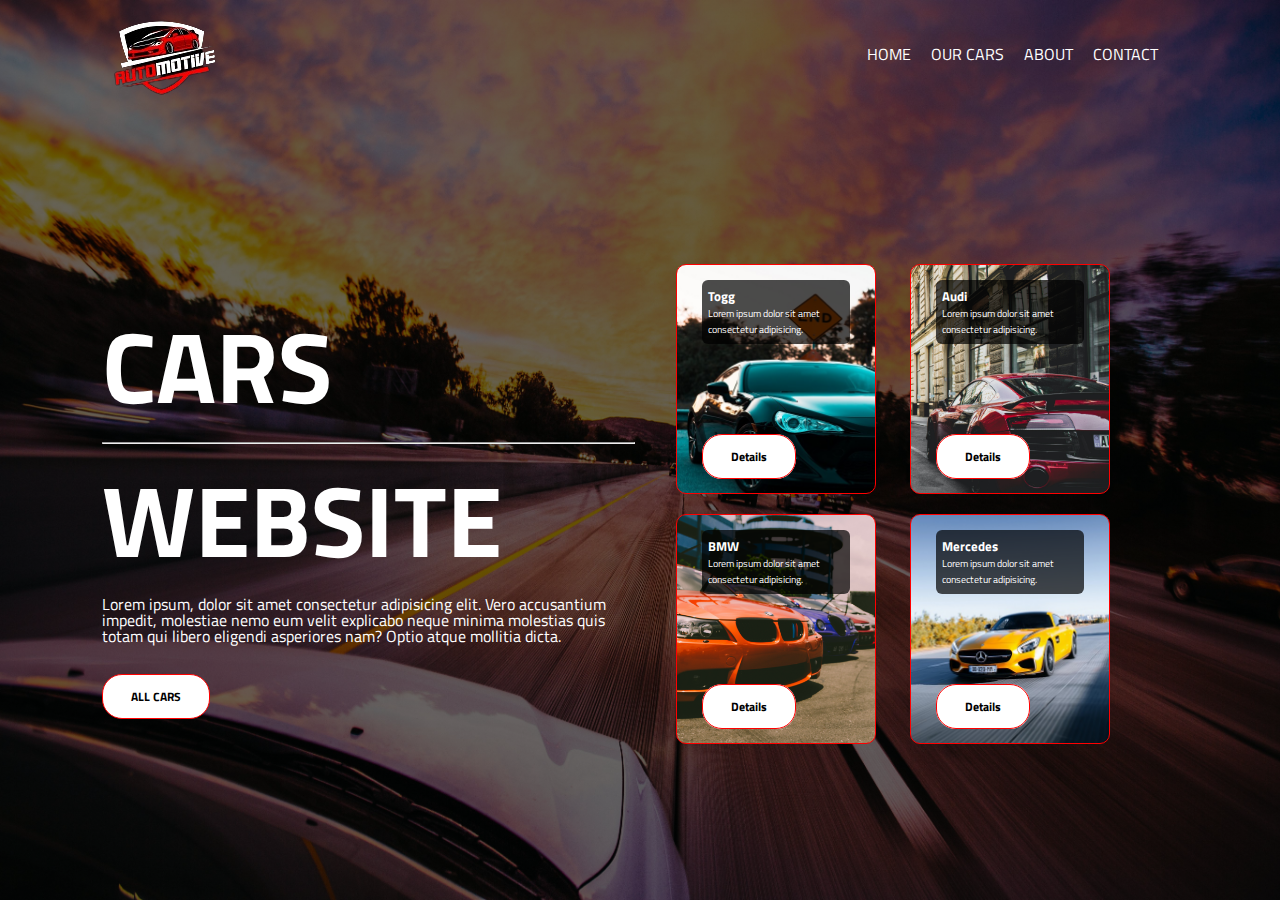
<file: car-website/index.html>
<!DOCTYPE html>
<html lang="tr">
  <head>
    <meta charset="UTF-8" />
    <meta http-equiv="X-UA-Compatible" content="IE=edge" />
    <meta name="viewport" content="width=device-width, initial-scale=1.0" />
    <link
      rel="stylesheet"
      href="https://cdnjs.cloudflare.com/ajax/libs/font-awesome/6.1.2/css/all.min.css"
      integrity="sha512-1sCRPdkRXhBV2PBLUdRb4tMg1w2YPf37qatUFeS7zlBy7jJI8Lf4VHwWfZZfpXtYSLy85pkm9GaYVYMfw5BC1A=="
      crossorigin="anonymous"
      referrerpolicy="no-referrer"
    />
    <link rel="stylesheet" href="style.css" />
    <title>Car Website</title>
  </head>
  <body>
    <div class="container">
      <div class="navbar">
        <a href="#"><img src="images/logo.png" alt="logo" /></a>
        <nav>
          <ul>
            <li><a href="#">HOME</a></li>
            <li><a href="#">OUR CARS</a></li>
            <li><a href="#">ABOUT</a></li>
            <li><a href="#">CONTACT</a></li>
            <li>
              <a href="#"><i class="fa-solid fa-bars"></i></a>
            </li>
          </ul>
        </nav>
      </div>

      <div class="row">
        <div class="col">
          <h1>
            CARS
            <hr />
            WEBSITE
          </h1>
          <p class="desc">
            Lorem ipsum, dolor sit amet consectetur adipisicing elit. Vero
            accusantium impedit, molestiae nemo eum velit explicabo neque minima
            molestias quis totam qui libero eligendi asperiores nam? Optio atque
            mollitia dicta.
          </p>
          <button class="btn">ALL CARS</button>
        </div>
        <div class="col">
          <div class="cards">
            <div class="card card-1">
              <div class="card-head">
                <h5>Togg</h5>
                <p>Lorem ipsum dolor sit amet consectetur adipisicing.</p>
              </div>
              <div class="card-bottom">
                <a href="#" class="btn ">Details</a>
              </div>
            </div>
            <div class="card card-2">
                <div class="card-head">
                  <h5>Audi</h5>
                  <p>Lorem ipsum dolor sit amet consectetur adipisicing.</p>
                </div>
                <div class="card-bottom">
                  <a href="#" class="btn ">Details</a>
                </div>
              </div>
              <div class="card card-3">
                <div class="card-head">
                  <h5>BMW</h5>
                  <p>Lorem ipsum dolor sit amet consectetur adipisicing.</p>
                </div>
                <div class="card-bottom">
                  <a href="#" class="btn ">Details</a>
                </div>
              </div>
              <div class="card card-4">
                <div class="card-head">
                  <h5>Mercedes</h5>
                  <p>Lorem ipsum dolor sit amet consectetur adipisicing.</p>
                </div>
                <div class="card-bottom">
                  <a href="#" class="btn ">Details</a>
                </div>
              </div>
          </div>
        </div>
      </div>
    </div>
  </body>
</html>
</file>
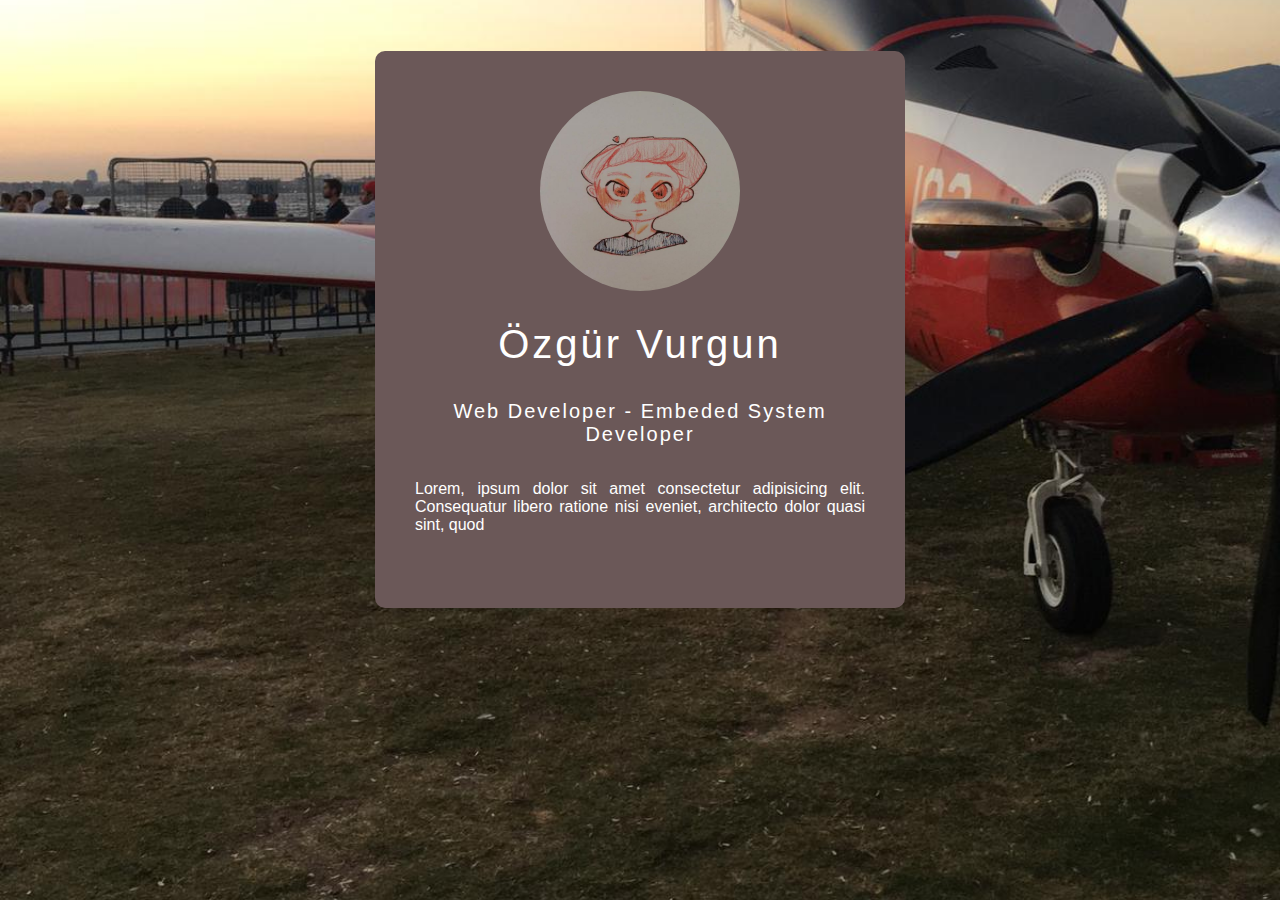
<file: html-css-basic-website-2/index.html>
<!DOCTYPE html>
<html lang="tr ">
  <head>
    <meta charset="UTF-8" />
    <meta http-equiv="X-UA-Compatible" content="IE=edge" />
    <meta name="viewport" content="width=device-width, initial-scale=1.0" />
    <link
      rel="stylesheet"
      href="https://cdnjs.cloudflare.com/ajax/libs/font-awesome/6.1.2/css/all.min.css"
      integrity="sha512-1sCRPdkRXhBV2PBLUdRb4tMg1w2YPf37qatUFeS7zlBy7jJI8Lf4VHwWfZZfpXtYSLy85pkm9GaYVYMfw5BC1A=="
      crossorigin="anonymous"
      referrerpolicy="no-referrer"
    />
    <link rel="stylesheet" href="style.css" />
    <title>Kişisel Web Sitesi</title>
  </head>
  <body>
    <div class="box">
      <img src="meDrawingjpeg.jpeg" />
      <h1>Özgür Vurgun</h1>
      <h5>Web Developer - Embeded System Developer</h5>
      <p>
        Lorem, ipsum dolor sit amet consectetur adipisicing elit. Consequatur
        libero ratione nisi eveniet, architecto dolor quasi sint, quod
      </p>
      <ul>
        <li>
          <a href="#"><i class="fab fa-facebook"></i></a>
        </li>
        <li>
          <a href="#"><i class="fab fa-twitter"></i></a>
        </li>
        <li>
          <a href="#"><i class="fab fa-instagram"></i></a>
        </li>
        <li>
          <a href="#"><i class="fab fa-github"></i></a>
        </li>
      </ul>
    </div>
  </body>
</html>
</file>
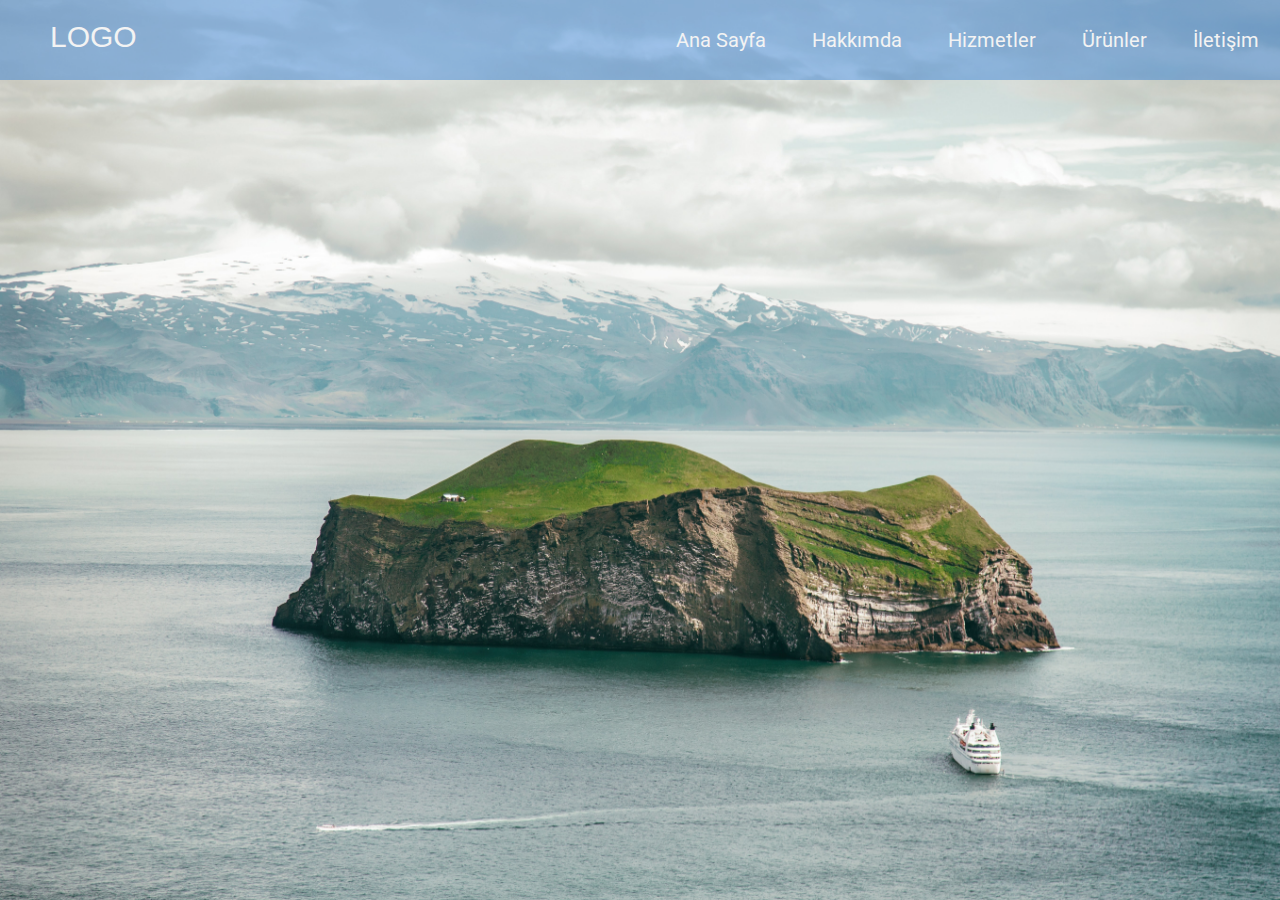
<file: html-css-basic-website-3/index.html>
<!DOCTYPE html>
<html lang="en">
  <head>
    <meta charset="UTF-8" />
    <meta http-equiv="X-UA-Compatible" content="IE=edge" />
    <meta name="viewport" content="width=device-width, initial-scale=1.0" />
    <link rel="stylesheet" href="style.css" />
    <title>Basit Web Sitesi</title>
  </head>
  <body>
    <div class="container">
      <div class="navbar">
        <div class="logo">
          <a href="#">LOGO</a>
        </div>
        <ul>
          <li><a href="#">Ana Sayfa</a></li>
          <li><a href="#">Hakkımda</a></li>
          <li><a href="#">Hizmetler</a></li>
          <li><a href="#">Ürünler</a></li>
          <li><a href="#">İletişim</a></li>
        </ul>
      </div>
    </div>
  </body>
</html>
</file>
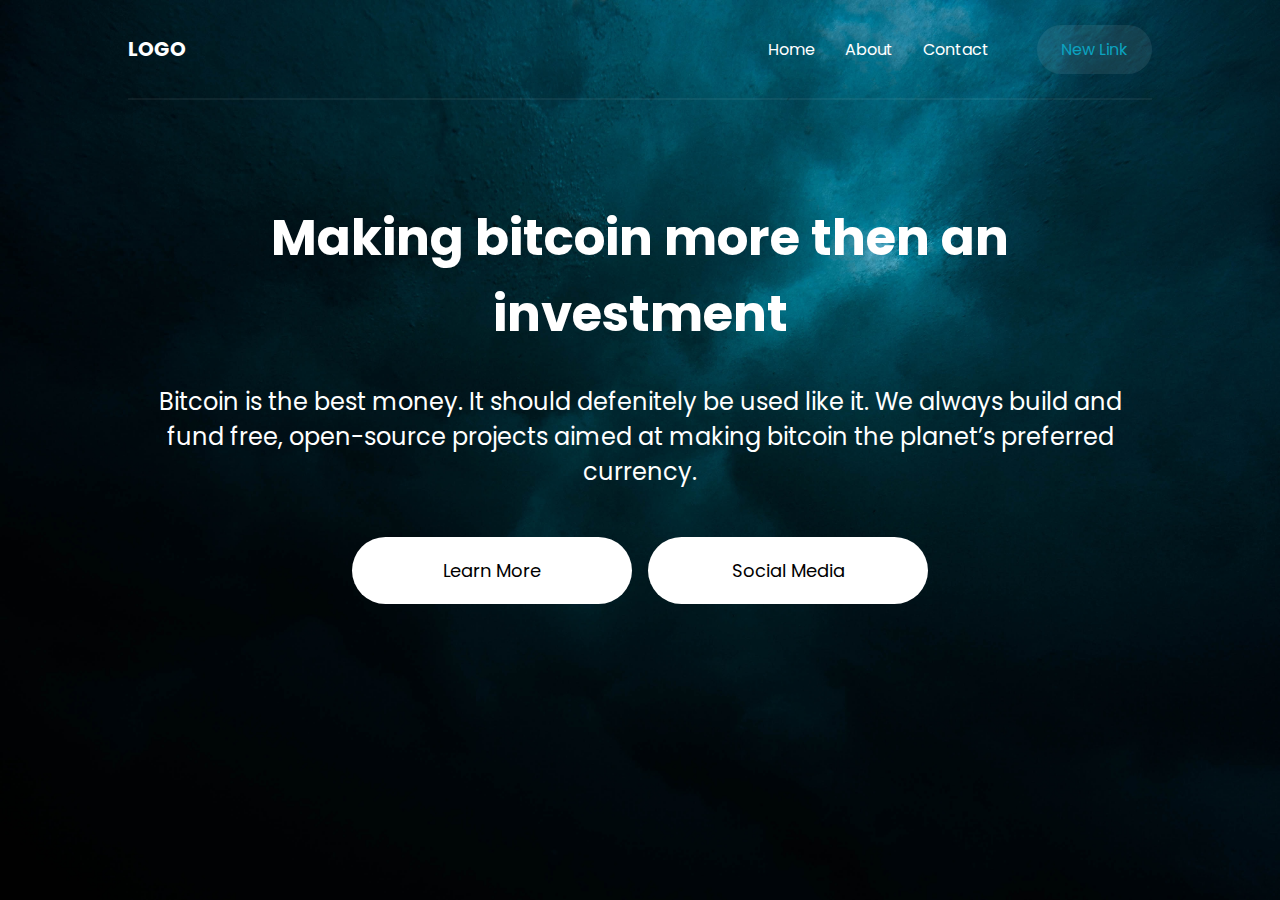
<file: html-css-basic-website/index.html>
<!DOCTYPE html>
<html lang="tr">
  <head>
    <meta charset="UTF-8" />
    <meta http-equiv="X-UA-Compatible" content="IE=edge" />
    <meta name="viewport" content="width=device-width, initial-scale=1.0" />
    <link rel="stylesheet" href="style.css" />
    <title>Basic Website</title>
  </head>
  <body>
    <!--! header start  -->
    <header class="container">
      <nav>
        <div class="logo">
          <a href="#">LOGO</a>
        </div>
        <div class="menu">
          <ul>
            <li><a href="#">Home</a></li>
            <li><a href="#">About</a></li>
            <li><a href="#">Contact</a></li>
          </ul>
          <a class="menu-button" href="#">New Link</a>
        </div>
      </nav>
    </header>
    <!--! header end  -->

    <!--! section start  -->
    <section class="container content">
      <h1>Making bitcoin more then an investment</h1>
      <p>
        Bitcoin is the best money. It should defenitely be used like it. We
        always build and fund free, open-source projects aimed at making bitcoin
        the planet’s preferred currency.
      </p>
      <div class="links">
        <a href="#">Learn More</a>
        <a href="#">Social Media</a>
      </div>
    </section>
    <!--! section end  -->
  </body>
</html>
</file>
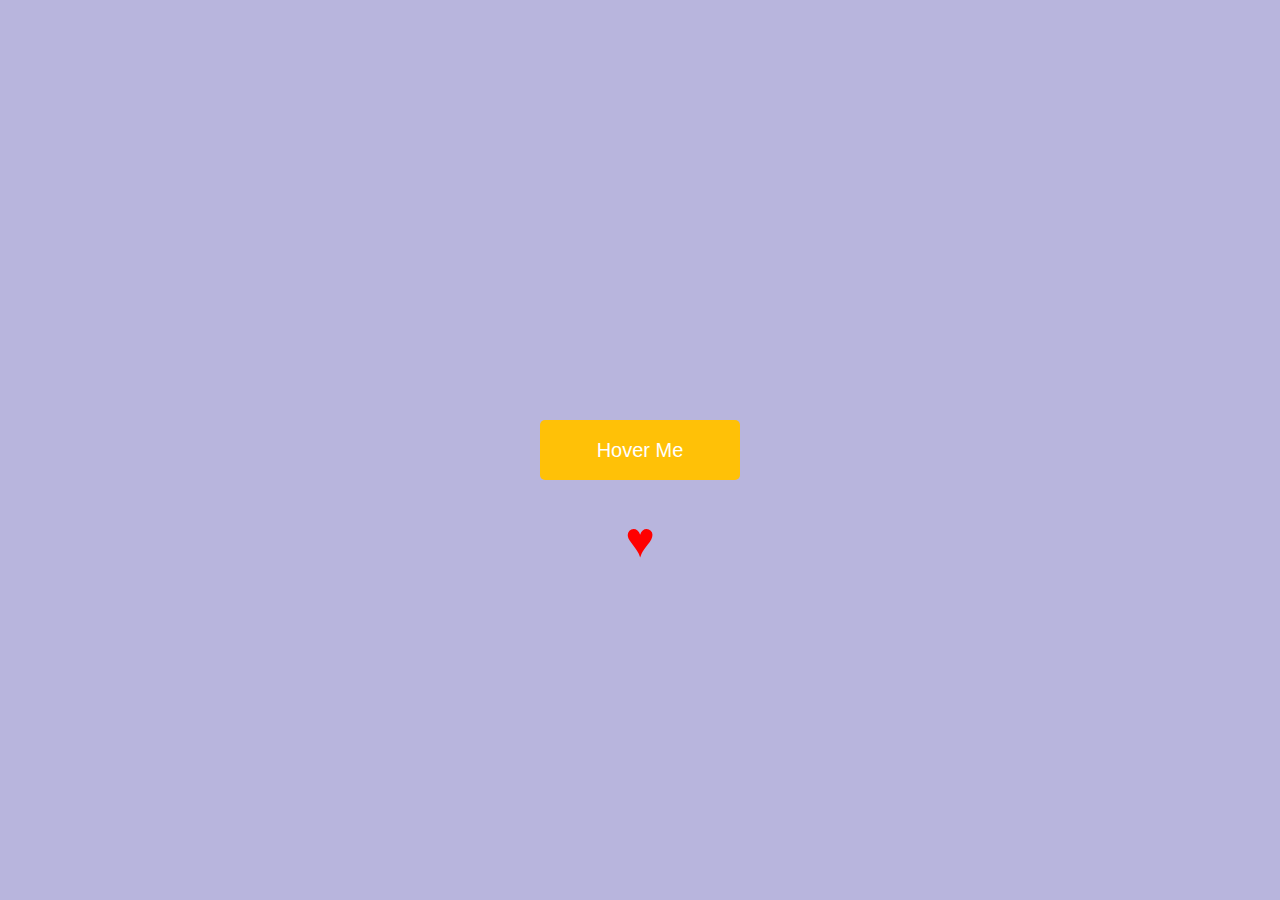
<file: html-css-button-effect/index.html>
<!DOCTYPE html>
<html lang="tr">
  <head>
    <meta charset="UTF-8" />
    <meta http-equiv="X-UA-Compatible" content="IE=edge" />
    <meta name="viewport" content="width=device-width, initial-scale=1.0" />
    <link rel="stylesheet" href="style.css" />
    <title>Button Effect</title>
  </head>
  <body>
    <div class="btn"></div>
  </body>
</html>
</file>
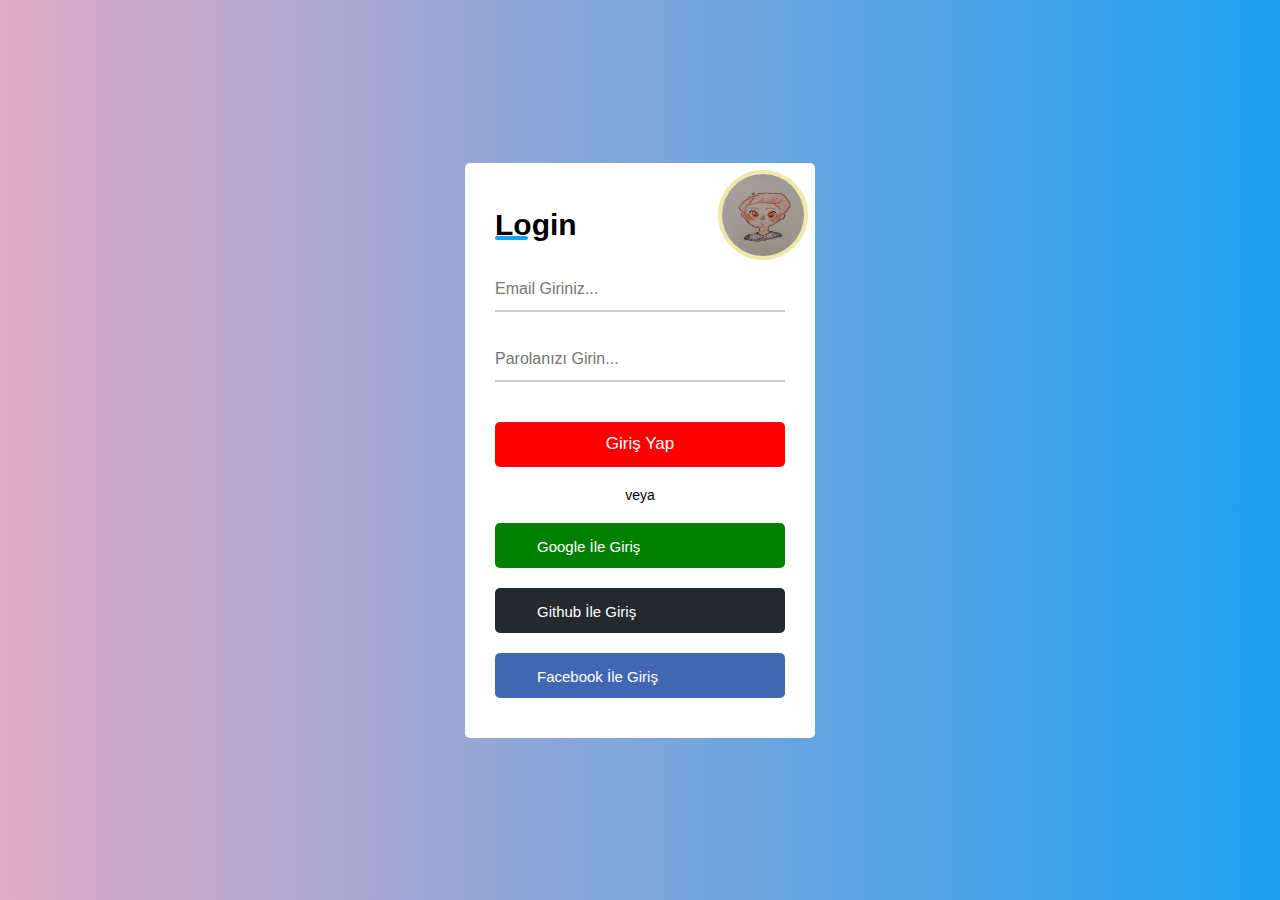
<file: html-css-login-form/index.html>
<!DOCTYPE html>
<html lang="tr">
  <head>
    <meta charset="UTF-8" />
    <meta http-equiv="X-UA-Compatible" content="IE=edge" />
    <meta name="viewport" content="width=device-width, initial-scale=1.0" />
    <link
      rel="stylesheet"
      href="https://cdnjs.cloudflare.com/ajax/libs/font-awesome/6.1.2/css/all.min.css"
      integrity="sha512-1sCRPdkRXhBV2PBLUdRb4tMg1w2YPf37qatUFeS7zlBy7jJI8Lf4VHwWfZZfpXtYSLy85pkm9GaYVYMfw5BC1A=="
      crossorigin="anonymous"
      referrerpolicy="no-referrer"
    />
    <link rel="stylesheet" href="style.css" />
    <title>Login Form</title>
  </head>
  <body>
    <div class="container">
      <div class="logo">
        <img src="me.jpeg" alt="Logo" />
      </div>
      <form>
        <div class="title">Login</div>
        <div class="input-box">
          <input type="email" placeholder="Email Giriniz..." required />
          <div class="underline"></div>
        </div>
        <div class="input-box">
          <input type="password" placeholder="Parolanızı Girin..." required />
          <div class="underline"></div>
        </div>
        <div class="input-box button">
          <input type="submit" value="Giriş Yap" />
        </div>
      </form>
      <div class="text">veya</div>
      <!--! sosyal medya butonları  -->
      <div class="google">
        <a href="#"
          ><i class="fab fa-google"></i>
          Google İle Giriş
        </a>
      </div>
      <div class="github">
        <a href="#"
          ><i class="fab fa-github"></i>
          Github İle Giriş
        </a>
      </div>
      <div class="facebook">
        <a href="#"
          ><i class="fab fa-facebook"></i>
          Facebook İle Giriş
        </a>
      </div>
    </div>
  </body>
</html>
</file>
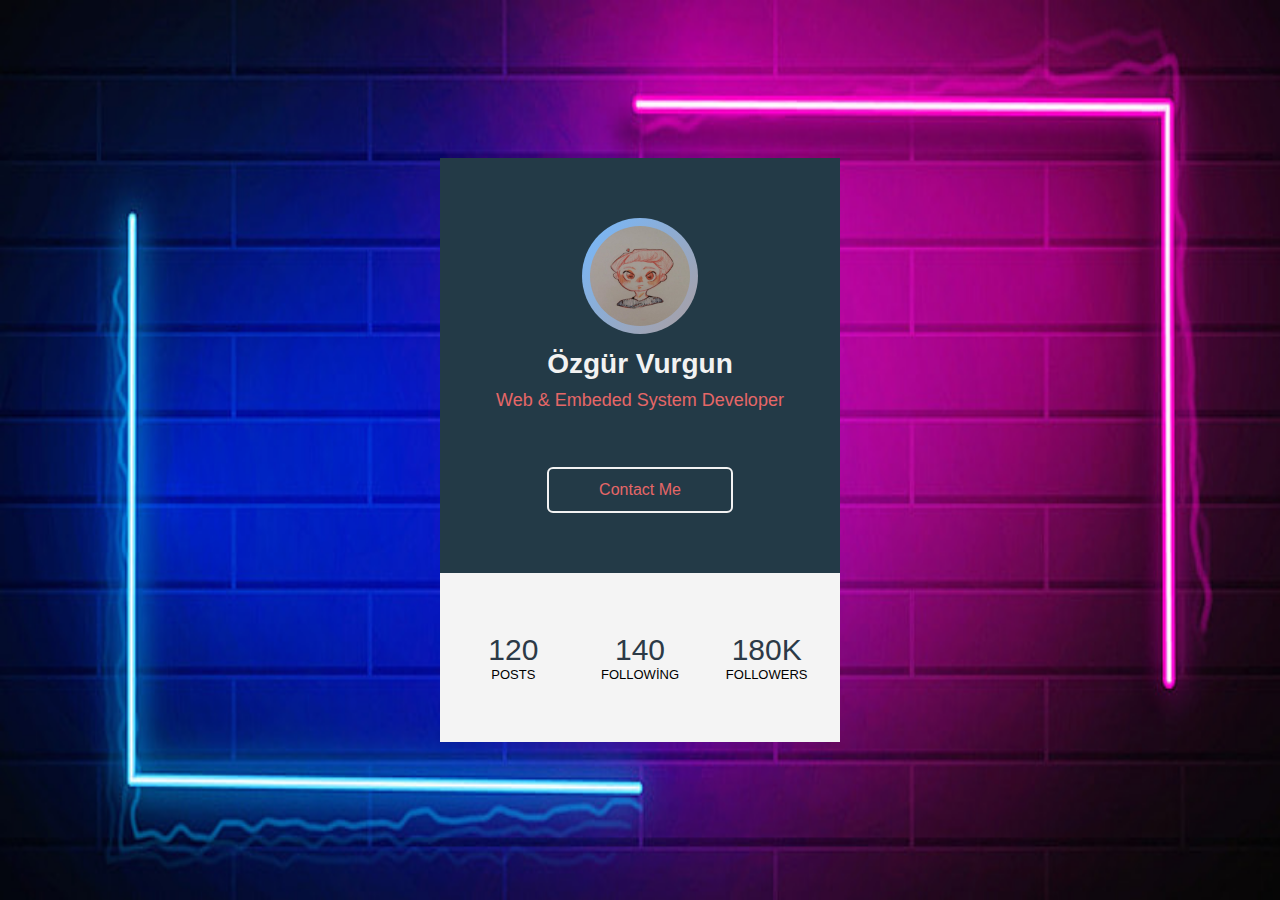
<file: html-css-profile-card/index.html>
<!DOCTYPE html>
<html lang="tr">
  <head>
    <meta charset="UTF-8" />
    <meta http-equiv="X-UA-Compatible" content="IE=edge" />
    <meta name="viewport" content="width=device-width, initial-scale=1.0" />
    <link
      rel="stylesheet"
      href="https://cdnjs.cloudflare.com/ajax/libs/font-awesome/6.1.2/css/all.min.css"
      integrity="sha512-1sCRPdkRXhBV2PBLUdRb4tMg1w2YPf37qatUFeS7zlBy7jJI8Lf4VHwWfZZfpXtYSLy85pkm9GaYVYMfw5BC1A=="
      crossorigin="anonymous"
      referrerpolicy="no-referrer"
    />
    <link rel="stylesheet" href="style.css" />
    <title>Profile Card</title>
  </head>
  <body>
    <div class="profile-card">
      <div class="card-header">
        <div class="picture">
          <img src="me.jpeg" alt="Profile" />
        </div>
        <div class="name">Özgür Vurgun</div>
        <div class="desc">Web & Embeded System Developer</div>
        <div class="social">
          <a href="#"><i class="fab fa-github"></i></a>
          <a href="#"><i class="fab fa-twitter"></i></a>
          <a href="#"><i class="fab fa-linkedin"></i></a>
        </div>
        <a href="#" class="contact-btn">Contact Me</a>
      </div>
      <div class="card-footer">
        <div class="numbers">
          <div class="item">
            <span>120</span>
            POSTS
          </div>
          <div class="item">
            <span>140</span>
            FOLLOWİNG
          </div>
          <div class="item">
            <span>180K</span>
            FOLLOWERS
          </div>
        </div>
      </div>
    </div>
  </body>
</html>
</file>
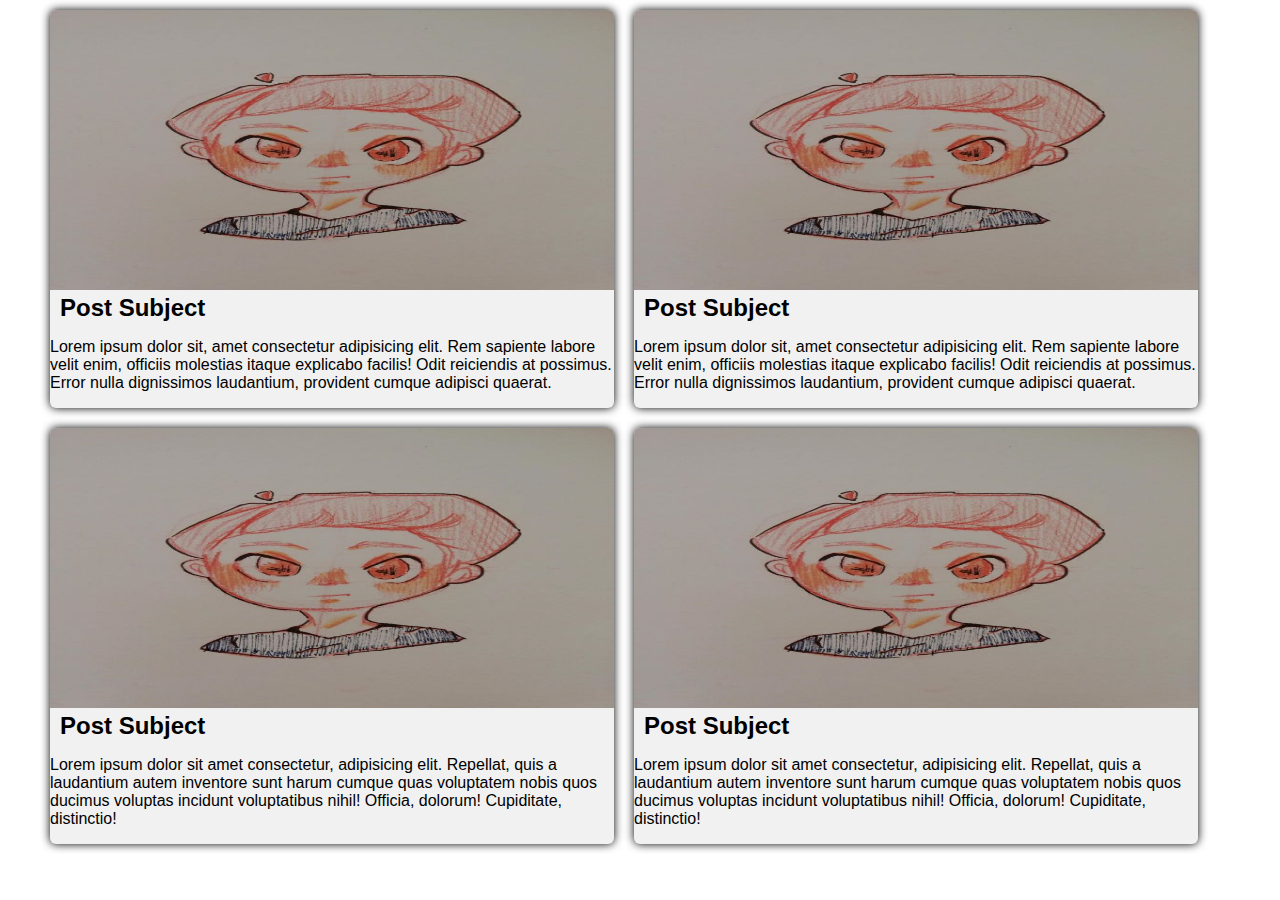
<file: html-css-responsive-content/index.html>
<!DOCTYPE html>
<html lang="tr">
  <head>
    <meta charset="UTF-8" />
    <meta http-equiv="X-UA-Compatible" content="IE=edge" />
    <meta name="viewport" content="width=device-width, initial-scale=1.0" />
    <link rel="stylesheet" href="style.css" />
    <title>Responsive Content</title>
  </head>
  <body>
    <div class="container">
      <div class="post">
        <img src="me.jpeg" />
        <h2>Post Subject</h2>
        <p>
          Lorem ipsum dolor sit, amet consectetur adipisicing elit. Rem sapiente
          labore velit enim, officiis molestias itaque explicabo facilis! Odit
          reiciendis at possimus. Error nulla dignissimos laudantium, provident
          cumque adipisci quaerat.
        </p>
      </div>
      <div class="post">
        <img src="me.jpeg" />
        <h2>Post Subject</h2>
        <p>
          Lorem ipsum dolor sit, amet consectetur adipisicing elit. Rem sapiente
          labore velit enim, officiis molestias itaque explicabo facilis! Odit
          reiciendis at possimus. Error nulla dignissimos laudantium, provident
          cumque adipisci quaerat.
        </p>
      </div>
      <div class="post">
        <img src="me.jpeg" />
        <h2>Post Subject</h2>
        <p>
          Lorem ipsum dolor sit amet consectetur, adipisicing elit. Repellat,
          quis a laudantium autem inventore sunt harum cumque quas voluptatem
          nobis quos ducimus voluptas incidunt voluptatibus nihil! Officia,
          dolorum! Cupiditate, distinctio!
        </p>
      </div>
      <div class="post">
        <img src="me.jpeg" />
        <h2>Post Subject</h2>
        <p>
          Lorem ipsum dolor sit amet consectetur, adipisicing elit. Repellat,
          quis a laudantium autem inventore sunt harum cumque quas voluptatem
          nobis quos ducimus voluptas incidunt voluptatibus nihil! Officia,
          dolorum! Cupiditate, distinctio!
        </p>
      </div>
    </div>
  </body>
</html>
</file>
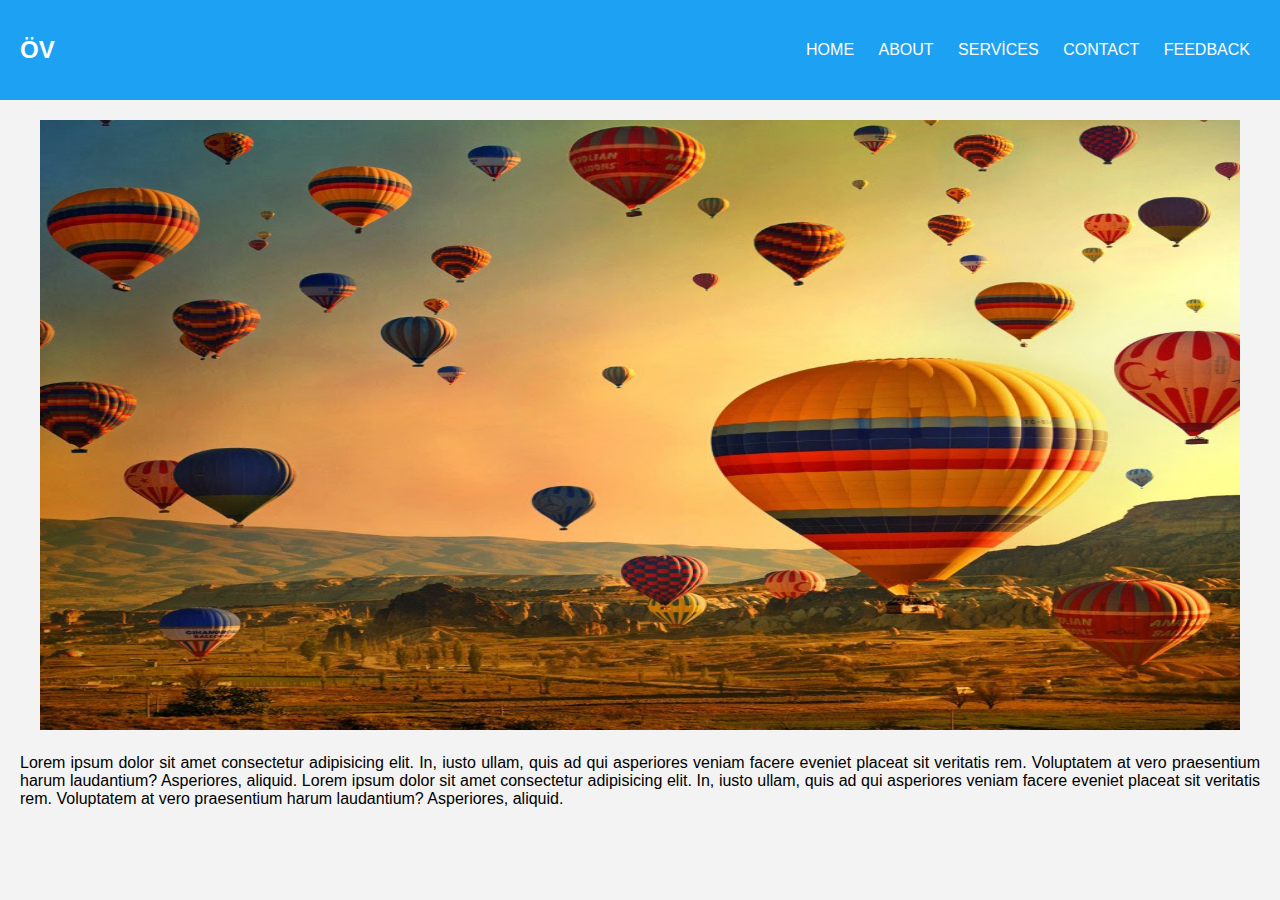
<file: html-css-responsive-navbar/index.html>
<!DOCTYPE html>
<html lang="tr">
  <head>
    <meta charset="UTF-8" />
    <meta http-equiv="X-UA-Compatible" content="IE=edge" />
    <meta name="viewport" content="width=device-width, initial-scale=1.0" />
    <link
      rel="stylesheet"
      href="https://cdnjs.cloudflare.com/ajax/libs/font-awesome/6.1.2/css/all.min.css"
      integrity="sha512-1sCRPdkRXhBV2PBLUdRb4tMg1w2YPf37qatUFeS7zlBy7jJI8Lf4VHwWfZZfpXtYSLy85pkm9GaYVYMfw5BC1A=="
      crossorigin="anonymous"
      referrerpolicy="no-referrer"
    />
    <link rel="stylesheet" href="style.css" />
    <title>Responsive Navbar</title>
  </head>
  <body>
    <div class="header">
      <h2 class="logo">ÖV</h2>
      <input type="checkbox" id="chk" />
      <label for="chk" class="show-menu-btn">
        <i class="fas fa-bars"></i>
      </label>
      <div class="menu">
        <a href="#">Home</a>
        <a href="#">About</a>
        <a href="#">Services</a>
        <a href="#">Contact</a>
        <a href="#">Feedback</a>
        <label for="chk" class="hidden-menu-btn">
          <i class="fas fa-times"></i>
        </label>
      </div>
    </div>
    <div class="content">
      <img src="kapadokya-balon-3.jpg" alt="" />
      <p>
        Lorem ipsum dolor sit amet consectetur adipisicing elit. In, iusto
        ullam, quis ad qui asperiores veniam facere eveniet placeat sit
        veritatis rem. Voluptatem at vero praesentium harum laudantium?
        Asperiores, aliquid. Lorem ipsum dolor sit amet consectetur adipisicing
        elit. In, iusto ullam, quis ad qui asperiores veniam facere eveniet
        placeat sit veritatis rem. Voluptatem at vero praesentium harum
        laudantium? Asperiores, aliquid.
      </p>
    </div>
  </body>
</html>
</file>
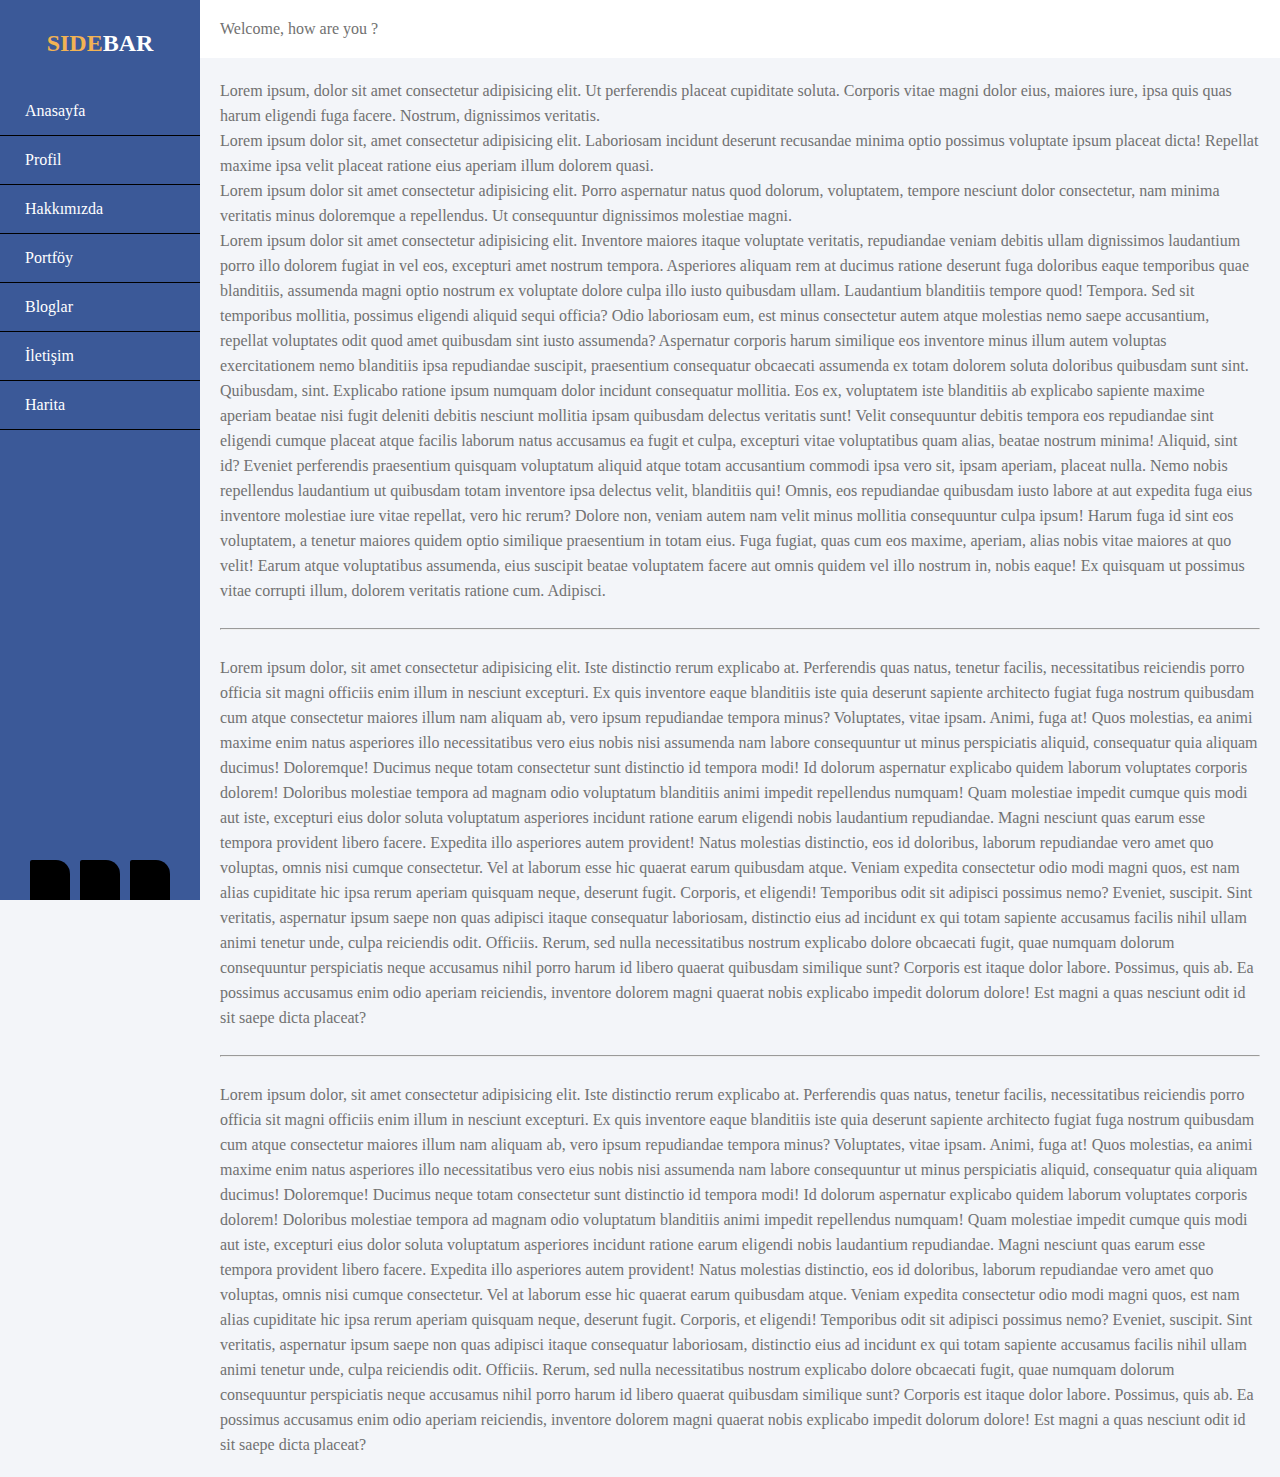
<file: html-css-sidebar/index.html>
<!DOCTYPE html>
<html lang="tr">
  <head>
    <meta charset="UTF-8" />
    <meta http-equiv="X-UA-Compatible" content="IE=edge" />
    <meta name="viewport" content="width=device-width, initial-scale=1.0" />
    <link
      rel="stylesheet"
      href="https://cdnjs.cloudflare.com/ajax/libs/font-awesome/6.1.2/css/all.min.css"
      integrity="sha512-1sCRPdkRXhBV2PBLUdRb4tMg1w2YPf37qatUFeS7zlBy7jJI8Lf4VHwWfZZfpXtYSLy85pkm9GaYVYMfw5BC1A=="
      crossorigin="anonymous"
      referrerpolicy="no-referrer"
    />
    <link rel="stylesheet" href="style.css" />
    <title>Sidebar</title>
  </head>
  <body>
    <div class="container">
      <div class="sidebar">
        <h2><span>SIDE</span>BAR</h2>
        <ul>
          <li>
            <a href=""><i class="fas fa-home"></i>Anasayfa</a>
          </li>
          <li>
            <a href=""><i class="fas fa-user"></i>Profil</a>
          </li>
          <li>
            <a href=""><i class="fas fa-address-card"></i>Hakkımızda</a>
          </li>
          <li>
            <a href=""><i class="fas fa-project-diagram"></i>Portföy</a>
          </li>
          <li>
            <a href=""><i class="fas fa-blog"></i>Bloglar</a>
          </li>
          <li>
            <a href=""><i class="fas fa-address-book"></i>İletişim</a>
          </li>
          <li>
            <a href=""><i class="fas fa-map-pin"></i>Harita</a>
          </li>
        </ul>
        <div class="social-media">
          <a href="#"><i class="fab fa-facebook"></i></a>
          <a href="#"><i class="fab fa-twitter"></i></a>
          <a href="#"><i class="fab fa-instagram"></i></a>
        </div>
      </div>
      <div class="main-content">
        <div class="header">Welcome, how are you ?</div>
        <div class="info">
          <div>
            Lorem ipsum, dolor sit amet consectetur adipisicing elit. Ut
            perferendis placeat cupiditate soluta. Corporis vitae magni dolor
            eius, maiores iure, ipsa quis quas harum eligendi fuga facere.
            Nostrum, dignissimos veritatis.
          </div>
          <div>
            Lorem ipsum dolor sit, amet consectetur adipisicing elit. Laboriosam
            incidunt deserunt recusandae minima optio possimus voluptate ipsum
            placeat dicta! Repellat maxime ipsa velit placeat ratione eius
            aperiam illum dolorem quasi.
          </div>
          <div>
            Lorem ipsum dolor sit amet consectetur adipisicing elit. Porro
            aspernatur natus quod dolorum, voluptatem, tempore nesciunt dolor
            consectetur, nam minima veritatis minus doloremque a repellendus. Ut
            consequuntur dignissimos molestiae magni.
          </div>
          <div>
            Lorem ipsum dolor sit amet consectetur adipisicing elit. Inventore
            maiores itaque voluptate veritatis, repudiandae veniam debitis ullam
            dignissimos laudantium porro illo dolorem fugiat in vel eos,
            excepturi amet nostrum tempora. Asperiores aliquam rem at ducimus
            ratione deserunt fuga doloribus eaque temporibus quae blanditiis,
            assumenda magni optio nostrum ex voluptate dolore culpa illo iusto
            quibusdam ullam. Laudantium blanditiis tempore quod! Tempora. Sed
            sit temporibus mollitia, possimus eligendi aliquid sequi officia?
            Odio laboriosam eum, est minus consectetur autem atque molestias
            nemo saepe accusantium, repellat voluptates odit quod amet quibusdam
            sint iusto assumenda? Aspernatur corporis harum similique eos
            inventore minus illum autem voluptas exercitationem nemo blanditiis
            ipsa repudiandae suscipit, praesentium consequatur obcaecati
            assumenda ex totam dolorem soluta doloribus quibusdam sunt sint.
            Quibusdam, sint. Explicabo ratione ipsum numquam dolor incidunt
            consequatur mollitia. Eos ex, voluptatem iste blanditiis ab
            explicabo sapiente maxime aperiam beatae nisi fugit deleniti debitis
            nesciunt mollitia ipsam quibusdam delectus veritatis sunt! Velit
            consequuntur debitis tempora eos repudiandae sint eligendi cumque
            placeat atque facilis laborum natus accusamus ea fugit et culpa,
            excepturi vitae voluptatibus quam alias, beatae nostrum minima!
            Aliquid, sint id? Eveniet perferendis praesentium quisquam
            voluptatum aliquid atque totam accusantium commodi ipsa vero sit,
            ipsam aperiam, placeat nulla. Nemo nobis repellendus laudantium ut
            quibusdam totam inventore ipsa delectus velit, blanditiis qui!
            Omnis, eos repudiandae quibusdam iusto labore at aut expedita fuga
            eius inventore molestiae iure vitae repellat, vero hic rerum? Dolore
            non, veniam autem nam velit minus mollitia consequuntur culpa ipsum!
            Harum fuga id sint eos voluptatem, a tenetur maiores quidem optio
            similique praesentium in totam eius. Fuga fugiat, quas cum eos
            maxime, aperiam, alias nobis vitae maiores at quo velit! Earum atque
            voluptatibus assumenda, eius suscipit beatae voluptatem facere aut
            omnis quidem vel illo nostrum in, nobis eaque! Ex quisquam ut
            possimus vitae corrupti illum, dolorem veritatis ratione cum.
            Adipisci.
          </div>
          <br />
          <hr />
          <br />
          <div>
            Lorem ipsum dolor, sit amet consectetur adipisicing elit. Iste
            distinctio rerum explicabo at. Perferendis quas natus, tenetur
            facilis, necessitatibus reiciendis porro officia sit magni officiis
            enim illum in nesciunt excepturi. Ex quis inventore eaque blanditiis
            iste quia deserunt sapiente architecto fugiat fuga nostrum quibusdam
            cum atque consectetur maiores illum nam aliquam ab, vero ipsum
            repudiandae tempora minus? Voluptates, vitae ipsam. Animi, fuga at!
            Quos molestias, ea animi maxime enim natus asperiores illo
            necessitatibus vero eius nobis nisi assumenda nam labore
            consequuntur ut minus perspiciatis aliquid, consequatur quia aliquam
            ducimus! Doloremque! Ducimus neque totam consectetur sunt distinctio
            id tempora modi! Id dolorum aspernatur explicabo quidem laborum
            voluptates corporis dolorem! Doloribus molestiae tempora ad magnam
            odio voluptatum blanditiis animi impedit repellendus numquam! Quam
            molestiae impedit cumque quis modi aut iste, excepturi eius dolor
            soluta voluptatum asperiores incidunt ratione earum eligendi nobis
            laudantium repudiandae. Magni nesciunt quas earum esse tempora
            provident libero facere. Expedita illo asperiores autem provident!
            Natus molestias distinctio, eos id doloribus, laborum repudiandae
            vero amet quo voluptas, omnis nisi cumque consectetur. Vel at
            laborum esse hic quaerat earum quibusdam atque. Veniam expedita
            consectetur odio modi magni quos, est nam alias cupiditate hic ipsa
            rerum aperiam quisquam neque, deserunt fugit. Corporis, et eligendi!
            Temporibus odit sit adipisci possimus nemo? Eveniet, suscipit. Sint
            veritatis, aspernatur ipsum saepe non quas adipisci itaque
            consequatur laboriosam, distinctio eius ad incidunt ex qui totam
            sapiente accusamus facilis nihil ullam animi tenetur unde, culpa
            reiciendis odit. Officiis. Rerum, sed nulla necessitatibus nostrum
            explicabo dolore obcaecati fugit, quae numquam dolorum consequuntur
            perspiciatis neque accusamus nihil porro harum id libero quaerat
            quibusdam similique sunt? Corporis est itaque dolor labore.
            Possimus, quis ab. Ea possimus accusamus enim odio aperiam
            reiciendis, inventore dolorem magni quaerat nobis explicabo impedit
            dolorum dolore! Est magni a quas nesciunt odit id sit saepe dicta
            placeat?
          </div>
          <br />
          <hr />
          <br />
          <div>
            Lorem ipsum dolor, sit amet consectetur adipisicing elit. Iste
            distinctio rerum explicabo at. Perferendis quas natus, tenetur
            facilis, necessitatibus reiciendis porro officia sit magni officiis
            enim illum in nesciunt excepturi. Ex quis inventore eaque blanditiis
            iste quia deserunt sapiente architecto fugiat fuga nostrum quibusdam
            cum atque consectetur maiores illum nam aliquam ab, vero ipsum
            repudiandae tempora minus? Voluptates, vitae ipsam. Animi, fuga at!
            Quos molestias, ea animi maxime enim natus asperiores illo
            necessitatibus vero eius nobis nisi assumenda nam labore
            consequuntur ut minus perspiciatis aliquid, consequatur quia aliquam
            ducimus! Doloremque! Ducimus neque totam consectetur sunt distinctio
            id tempora modi! Id dolorum aspernatur explicabo quidem laborum
            voluptates corporis dolorem! Doloribus molestiae tempora ad magnam
            odio voluptatum blanditiis animi impedit repellendus numquam! Quam
            molestiae impedit cumque quis modi aut iste, excepturi eius dolor
            soluta voluptatum asperiores incidunt ratione earum eligendi nobis
            laudantium repudiandae. Magni nesciunt quas earum esse tempora
            provident libero facere. Expedita illo asperiores autem provident!
            Natus molestias distinctio, eos id doloribus, laborum repudiandae
            vero amet quo voluptas, omnis nisi cumque consectetur. Vel at
            laborum esse hic quaerat earum quibusdam atque. Veniam expedita
            consectetur odio modi magni quos, est nam alias cupiditate hic ipsa
            rerum aperiam quisquam neque, deserunt fugit. Corporis, et eligendi!
            Temporibus odit sit adipisci possimus nemo? Eveniet, suscipit. Sint
            veritatis, aspernatur ipsum saepe non quas adipisci itaque
            consequatur laboriosam, distinctio eius ad incidunt ex qui totam
            sapiente accusamus facilis nihil ullam animi tenetur unde, culpa
            reiciendis odit. Officiis. Rerum, sed nulla necessitatibus nostrum
            explicabo dolore obcaecati fugit, quae numquam dolorum consequuntur
            perspiciatis neque accusamus nihil porro harum id libero quaerat
            quibusdam similique sunt? Corporis est itaque dolor labore.
            Possimus, quis ab. Ea possimus accusamus enim odio aperiam
            reiciendis, inventore dolorem magni quaerat nobis explicabo impedit
            dolorum dolore! Est magni a quas nesciunt odit id sit saepe dicta
            placeat?
          </div>
        </div>
      </div>
    </div>
  </body>
</html>
</file>
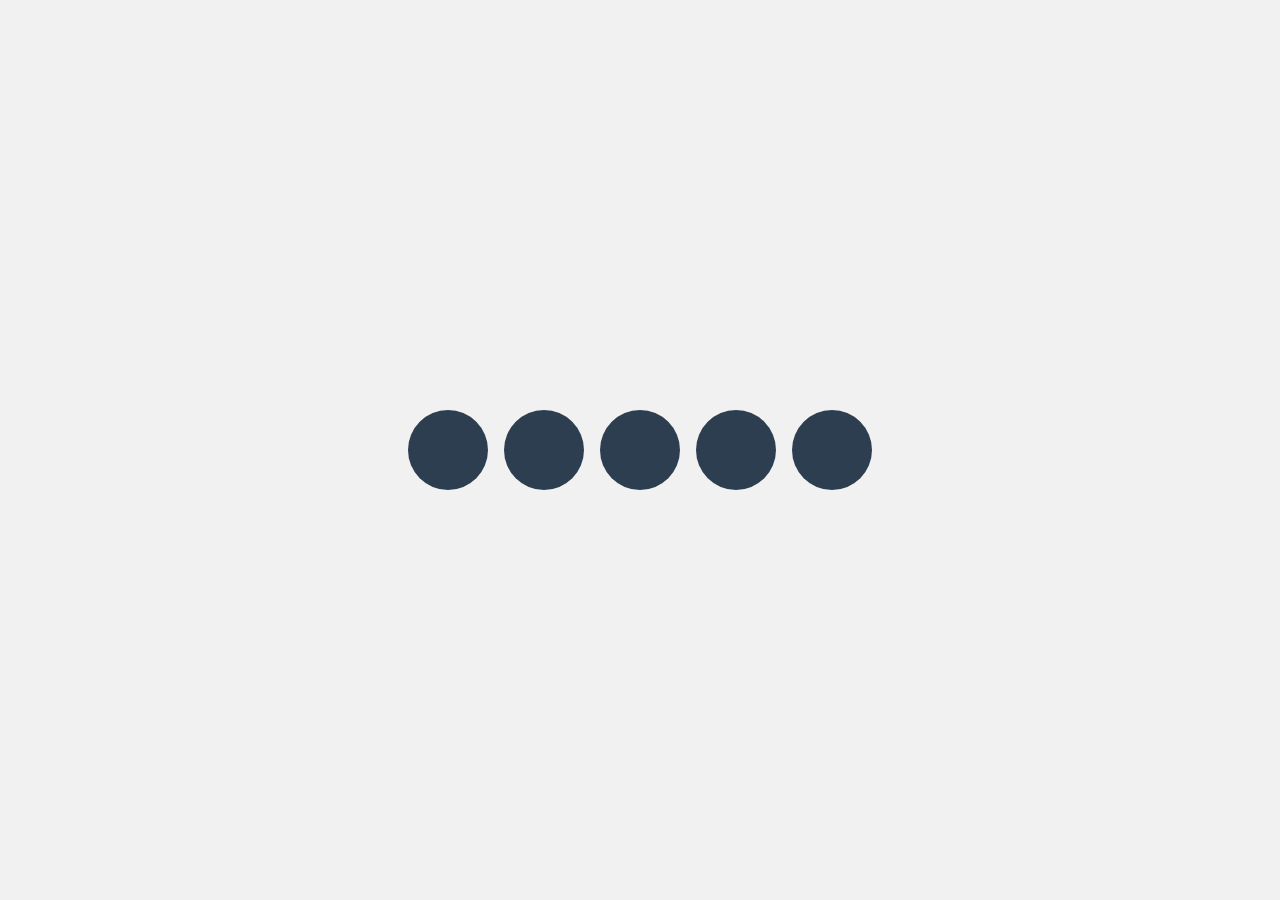
<file: html-css-social-media-icons/index.html>
<!DOCTYPE html>
<html lang="tr">
  <head>
    <meta charset="UTF-8" />
    <meta http-equiv="X-UA-Compatible" content="IE=edge" />
    <meta name="viewport" content="width=device-width, initial-scale=1.0" />
    <link rel="stylesheet" href="style.css" />
    <link
      rel="stylesheet"
      href="https://cdnjs.cloudflare.com/ajax/libs/font-awesome/6.1.2/css/all.min.css"
      integrity="sha512-1sCRPdkRXhBV2PBLUdRb4tMg1w2YPf37qatUFeS7zlBy7jJI8Lf4VHwWfZZfpXtYSLy85pkm9GaYVYMfw5BC1A=="
      crossorigin="anonymous"
      referrerpolicy="no-referrer"
    />
    <title>Social Media Icons</title>
  </head>
  <body>
    <div class="social-media">
      <div class="facebook">
        <a href="#"><i class="fab fa-facebook"></i></a>
      </div>
      <div class="twitter">
        <a href="#"><i class="fab fa-twitter"></i></a>
      </div>
      <div class="google">
        <a href="#"><i class="fab fa-google-plus-g"></i></a>
      </div>
      <div class="instagram">
        <a href="#"><i class="fab fa-instagram"></i></a>
      </div>
      <div class="youtube">
        <a href="#"><i class="fab fa-youtube"></i></a>
      </div>
    </div>
  </body>
</html>
</file>
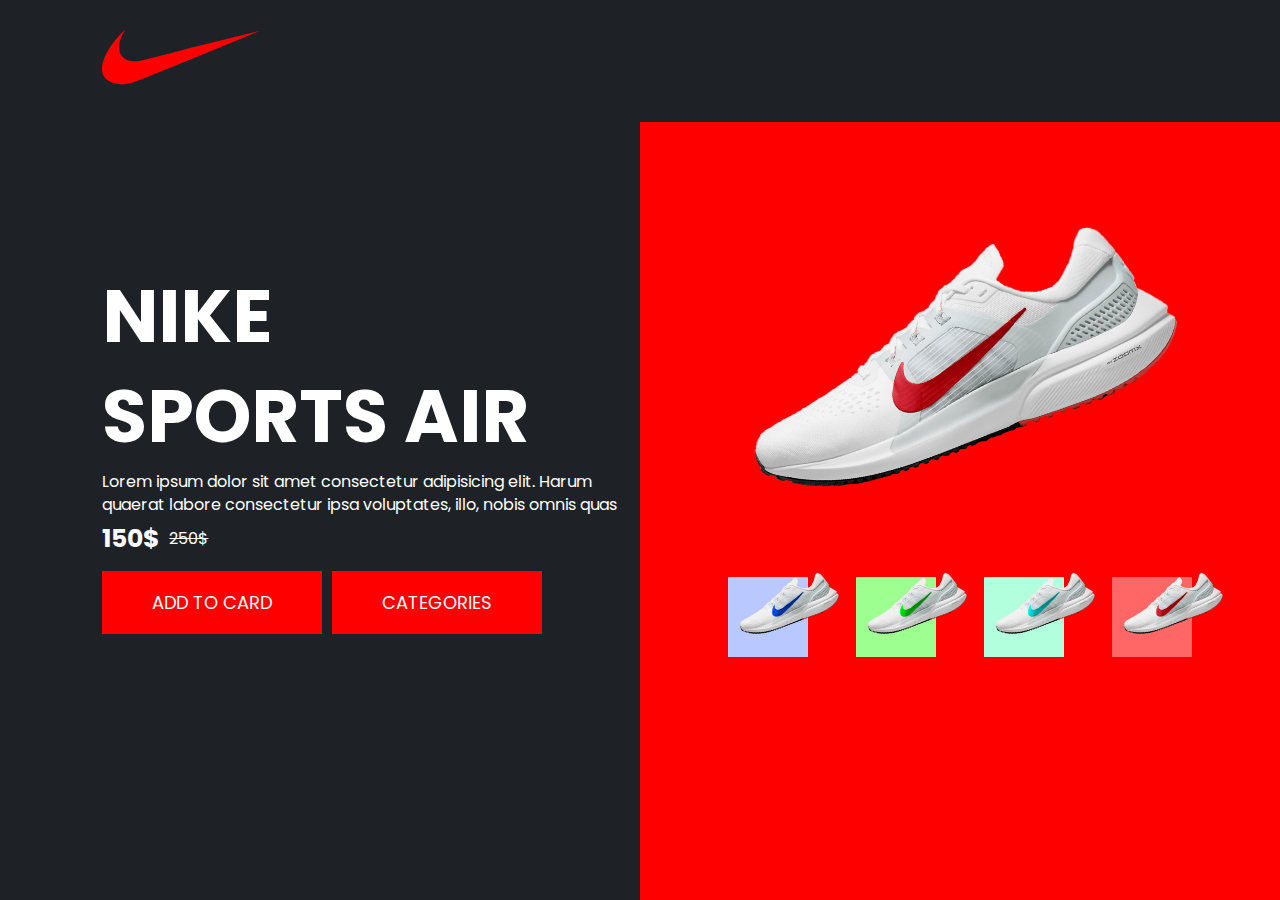
<file: shoe-website/index.html>
<!DOCTYPE html>
<html lang="tr">
  <head>
    <meta charset="UTF-8" />
    <meta http-equiv="X-UA-Compatible" content="IE=edge" />
    <meta name="viewport" content="width=device-width, initial-scale=1.0" />
    <link
      rel="stylesheet"
      href="https://cdnjs.cloudflare.com/ajax/libs/font-awesome/6.1.2/css/all.min.css"
      integrity="sha512-1sCRPdkRXhBV2PBLUdRb4tMg1w2YPf37qatUFeS7zlBy7jJI8Lf4VHwWfZZfpXtYSLy85pkm9GaYVYMfw5BC1A=="
      crossorigin="anonymous"
      referrerpolicy="no-referrer"
    />
    <link rel="stylesheet" href="style.css" />
    <title>Shoe Website</title>
  </head>
  <body>
    <div class="container">
      <nav>
        <div class="logo">
          <img src="images/logo.png" alt="logo" />
        </div>
        <div class="nav-links">
          <a href="#">
            <i class="fas fa-search"></i>
          </a>
          <a href="#">
            <i class="fas fa-shopping-bag"></i>
          </a>
          <a href="#">
            <i class="fas fa-bars"></i>
          </a>
        </div>
      </nav>
      <div class="row">
        <div class="col-1">
          <h1>
            NIKE <br />
            SPORTS AIR
          </h1>
          <p>
            Lorem ipsum dolor sit amet consectetur adipisicing elit. Harum
            quaerat labore consectetur ipsa voluptates, illo, nobis omnis quas
          </p>
          <div class="price">
            <h2>150$</h2>
            <s>250$</s>
          </div>
          <div class="buttons">
            <button>ADD TO CARD</button>
            <a href="#">CATEGORIES</a>
          </div>
        </div>
        <div class="col-2">
          <div class="feature-img">
            <img src="images/nike.png" alt="Shoe" />
          </div>
          <div class="small-img-wrapper">
            <div class="small-img">
              <img src="images/nike-b.png" alt="shoe" />
            </div>
            <div class="small-img">
              <img src="images/nike-g.png" alt="shoe" />
            </div>
            <div class="small-img">
              <img src="images/nike-s.png" alt="shoe" />
            </div>
            <div class="small-img">
              <img src="images/nike.png" alt="shoe" />
            </div>
          </div>
        </div>
      </div>
    </div>
  </body>
</html>
</file>
<file: car-website/style.css>
@import url("https://fonts.googleapis.com/css2?family=Titillium+Web:wght@400;700&display=swap");

* {
  margin: 0;
  padding: 0;
  text-decoration: none;
  list-style: none;
  box-sizing: border-box;
  font-family: "Titillium Web", sans-serif;
}
.container {
  height: 100vh;
  width: 100%;
  padding-left: 8%;
  padding-right: 8%;
  background-image: linear-gradient(rgba(0, 0, 0, 0.6), rgba(0, 0, 0, 0.6)),
    url(images/bg.png);
  background-position: center;
  background-size: cover;
}
p {
  font-size: 10px;
  color: #fff;
  line-height: 16px;
}

/*! header start  */
.navbar {
  height: 12%;
  display: flex;
  justify-content: space-between;
  align-items: center;
}
nav ul {
  display: flex;
  column-gap: 20px;
}
nav ul li a {
  color: #fff;
  transition: ease 0.3s;
}
nav ul li a:hover {
  color: #000;
}
/*! header end  */

/*! content start  */
.row {
  display: flex;
  align-items: center;
  column-gap: 10px;
  height: 88%;
}
.col {
  flex-basis: 50%; /* yada  flex:1; */
}

h1 {
  color: #fff;
  font-size: 100px;
}
.desc {
  font-size: 16px;
}
.btn {
  padding: 12px 28px;
  font-size: 12px;
  font-weight: 700;
  margin-top: 30px;
  cursor: pointer;
  color: #000;
  background-color: #fff;
  border-radius: 20px;
  border: 1px solid red;
  transition: ease 0.3s;
}
.btn:hover {
  background-color: #000;
  color: #fff;
  border-color: #fff;
}
/*! content end  */
/*! card start  */
.cards {
  max-width: 500px;
  margin: auto;
}
.card {
  width: 200px;
  height: 230px;
  display: inline-block;
  background-position: center;
  background-size: cover;
  border-radius: 10px;
  padding: 15px 25px;
  cursor: pointer;
  border: 1px solid red;
  position: relative;
  margin: 10px 15px;
  transition: ease 0.3s;
}
.card:hover {
  transform: translateY(-10px);
  border-color: #fff;
}
.card .card-head {
  background-color: rgba(0, 0, 0, 0.7);
  color: #fff;
  border-radius: 6px;
  padding: 6px;
}
.card .card-bottom {
  position: absolute;
  bottom: 26px;
}
.card.card-1 {
  background-image: url(images/pic-1.png);
}
.card.card-2 {
  background-image: url(images/pic-2.png);
}
.card.card-3 {
  background-image: url(images/pic-3.png);
}
.card.card-4 {
  background-image: url(images/pic-4.png);
}
</file>
<file: html-css-basic-website-2/style.css>
body {
  margin: 0;
  padding: 0;
  box-sizing: border-box;
  background-image: url(WhatsApp\ Image\ 2022-10-25\ at\ 22.40.31.jpeg);
  background-size: cover;
  background-position: center;
  background-repeat: no-repeat;
}
.box {
  width: 450px;
  background-color: #6b5858;
  padding: 40px;
  text-align: center;
  margin: auto;
  margin-top: 4%;
  color: #fff;
  border-radius: 10px;
  font-family: sans-serif;
}
.box img {
  border-radius: 50%;
  width: 200px;
  height: 200px;
  cursor: pointer;
  transition: 0.5s;
}
.box img:hover {
  transform: scale(0.9);
}
.box h1 {
  font-size: 40px;
  letter-spacing: 3px;
  font-weight: 100;
}
.box h5{
    font-size: 20px;
    font-weight: 100;
    letter-spacing: 2px;
}
.box p{
    text-align: justify;
}
ul{
    margin: 0;
    padding: 0;
}
.box li{
 display: inline-block;
 margin: 6px;
 list-style: none;
}
.box li a{
    color: #fff;
    font-size: 60px;
    transition: all ease-in-out 250ms;
}
.box li a:hover{
    color: #b9b9b9;
}
</file>
<file: html-css-basic-website-3/style.css>
@import url("https://fonts.googleapis.com/css2?family=Roboto:wght@100&display=swap");
* {
  margin: 0;
  padding: 0;
}
.container {
  background: url(bg.jpg);
  height: 100vh;
  background-size: 100% 100%;
}
.container .navbar {
  width: 100%;
  height: 80px;
  background-color: rgba(22, 112, 214, 0.4);
}
.navbar .logo {
  display: inline-block;
  margin-left: 50px;
  margin-top: 20px;
}
.navbar .logo a {
  text-decoration: none;
  font-size: 30px;
  font-family: sans-serif;
  color: #f3f3f3;
}
.navbar ul {
  float: right;
  margin: right 20px;
}
.navbar ul li {
  list-style: none;
  display: inline-block;
  margin: 0 8px;
  line-height: 80px;
}
.navbar ul li a {
  color: #f3f3f3;
  text-decoration: none;
  font-size: 20px;
  padding: 6px 13px;
  font-family: roboto;
}
</file>
<file: html-css-basic-website/style.css>
@import url("https://fonts.googleapis.com/css2?family=Poppins:wght@300;400;600;700&display=swap");

* {
  margin: 0;
  padding: 0;
  box-sizing: border-box;
}
body {
  font-family: "Poppins", sans-serif;
  background-image: url("bg.jpg");
  background-size: cover;
}
.container {
  width: 80%;
  margin: auto;
}

/*! header start */
header {
  height: 100px;
  border-bottom: 2px solid rgba(255, 255, 255, 0.06);
}
header nav {
  display: flex;
  justify-content: space-between;
  align-items: center;
  height: 100%;
}

header nav .logo a {
  color: white;
  text-decoration: none;
  font-weight: 700;
  font-size: 20px;
}
nav ul {
  list-style: none;
  display: flex;
  column-gap: 30px;
}
nav ul li a {
  color: white;
  text-decoration: none;
  transition: color 0.5s ease;
}

nav ul li a:hover {
  color: #0ba2c0;
}

nav .menu {
  display: flex;
  align-items: center;
  column-gap: 48px;
}

nav .menu .menu-button {
  color: #0ba2c0;
  text-decoration: none;
  background-color: rgba(255, 255, 255, 0.08);
  padding: 12px 24px;
  border-radius: 56px;
  transition: all 0.5s ease;
}
nav .menu .menu-button:hover {
  background-color: #0ba2c0;
  color: white;
}
/*! header end */

/*! section start */
.content {
  color: white;
  height: calc(100vh - 100px);
  padding-top: 100px;
}
.content h1 {
  font-size: 50px;
  text-align: center;
}
.content p {
  font-size: 24px;
  text-align: center;
  margin-top: 32px;
}
.content .links {
  display: flex;
  justify-content: center;
  margin-top: 48px;
  column-gap: 16px;
}
.content .links a {
  background-color: white;
  padding: 20px;
  width: 280px;
  color: black;
  text-align: center;
  font-size: 18px;
  text-decoration: none;
  border-radius: 56px;
  transition: all 0.25s ease-in;
}
.content .links a:hover {
  background-color: #0ba2c0;
  color: white;
}
/*! section end */

/*! responsive start */
@media (max-width: 690px) {
  .container {
    width: 100%;
    padding-left: 12px;
    padding-right: 12px;
  }
  .menu ul {
    column-gap: 20px;
  }
  .menu .menu-button {
    display: none;
  }
  .content {
    padding-top: 50px;
  }
  .content h1 {
    font-size: 36px;
  }
  .content p {
    font-size: 19px;
  }
  .content .links {
    flex-direction: column;
    align-items: center;
    row-gap: 1rem;
  }
  .content .links a {
    padding: 14px;
    width: 90%;
  }
}
/*! responsive end */
</file>
<file: html-css-button-effect/style.css>
body {
  margin: 0;
  padding: 0;
  background: #b8b5dd;
}
.btn {
  width: 200px;
  height: 60px;
  background: #ffc107;
  position: absolute;
  top: 50%;
  left: 50%;
  transform: translate(-50%, -50%);
  border-radius: 5px;
  cursor: pointer;
}
.btn::before {
  color: white;
  font-family: sans-serif;
  content: "Hover Me";
  position: absolute;
  top: 50%;
  left: 50%;
  transform: translate(-50%, -50%);
  font-size: 20px;
  transition: all .5s ease;
}
.btn:hover::before {
  top: -30px;
}
.btn::after{
    content: '\2665';
    color: red;
    position: absolute;
    top: 200%;
    left: 50%;
    transform: translate(-50%, -50%);
    font-size: 50px;
    transition: all .5s ease;
}
.btn:hover:after{
    top: 50%;
}
</file>
<file: html-css-login-form/style.css>
* {
  margin: 0;
  padding: 0;
  box-sizing: border-box;
  font-family: sans-serif;
}
body {
  display: grid;
  height: 100vh;
  place-items: center;
  background: linear-gradient(to right, #dfabc5 0%, #1da1f2 100%);
}
.container {
  background: #fff;
  max-width: 350px;
  width: 100%;
  padding: 25px 30px;
  border-radius: 5px;
  position: relative;
}
.container .logo img {
  position: absolute;
  width: 90px;
  height: 90px;
  right: 7px;
  top: 7px;
  border-radius: 50%;
  border: 4px solid palegoldenrod;
}
.container form .title {
  font-size: 30px;
  font-weight: 600;
  margin: 20px 0 10px 0;
  position: relative;
}
.container form .title::before {
  content: "";
  position: absolute;
  height: 4px;
  width: 33px;
  bottom: 2px;
  left: 0;
  border-radius: 5px;
  background: #1da1f2;
}
.container form .input-box {
  width: 100%;
  height: 45px;
  margin-top: 25px;
  position: relative;
}

.container form .input-box input {
  height: 100%;
  width: 100%;
  outline: none;
  font-size: 16px;
  border: none;
}
.container form .underline:before {
  position: absolute;
  content: "";
  height: 2px;
  width: 100%;
  background-color: #ccc;
  left: 0;
  bottom: 0;
}
.container form .underline:after {
  position: absolute;
  content: "";
  height: 2px;
  width: 100%;
  left: 0;
  bottom: 0;
  background: green;
  transform: scaleX(0);
  transform-origin: left;
  transition: all 0.3s ease;
}
.container form .input-box input:focus ~ .underline:after,
.container form .input-box input:valid ~ .underline:after {
  transform: scaleX(1);
  transform-origin: left;
}
.container form .button {
  margin: 40px 0 20px 0;
}
.container form .input-box input[type="submit"] {
  font-size: 17px;
  color: #fff;
  border-radius: 5px;
  cursor: pointer;
  background: red;
  transition: all 0.3s ease;
}
.container form .input-box input[type="submit"]:hover {
  letter-spacing: 1.5px;
  background: rgba(0, 0, 0, 0.15);
  color: red;
  font-weight: bold;
  border-radius: 10px;
}
.container .text {
  font-size: 14px;
  text-align: center;
}
.container .github a,
.container .google a,
.container .facebook a {
  display: block;
  width: 100%;
  height: 45px;
  font-size: 15px;
  text-decoration: none;
  padding-left: 20px;
  color: #fff;
  line-height: 45px;
  border-radius: 5px;
}
.container .github a {
  background-color: #24292e;
  margin: 20px 0 15px 0;
}
.container .github a:hover {
  background-color: #778797;
}

.container .facebook a {
  background-color: #4267b2;
  margin: 20px 0 15px 0;
}
.container .facebook a:hover {
  background-color: #8fa2c7;
}

.container .google a {
  background-color: #008000;
  margin: 20px 0 15px 0;
}
.container .google a:hover {
  background-color: #5f8d5f;
}
.container .github i,
.container .facebook i,
.container .google i {
  font-size: 20px;
  padding-right: 22px;
}
</file>
<file: html-css-profile-card/style.css>
* {
  margin: 0;
  padding: 0;
  box-sizing: border-box;
  font-family: sans-serif;
  text-decoration: none;
}
body {
  height: 100vh;
  background: url(background.jpg);
  background-repeat: no-repeat;
  background-size: 100% 100%;
  display: flex;
  justify-content: center;
  align-items: center;
}
.profile-card {
  width: 400px;
  text-align: center;
  border-radius: 8px;
}
.card-header {
  background: #233a47;
  padding: 60px 40px;
}
.picture img {
  display: block;
  width: 100px;
  height: 100px;
  border-radius: 50%;
}
.picture {
  display: inline-block;
  padding: 8px;
  background: linear-gradient(130deg, #74b9ff, #e28341);
  margin: auto;
  border-radius: 50%;
  animation: animasyon 1s linear infinite;
  background-size: 200% 200%;
}
@keyframes animasyon {
  25% {
    background-position: left bottom;
  }
  50% {
    background-position: right bottom;
  }
  75% {
    background-position: right top;
  }
  100% {
    background-position: left top;
  }
}
.name {
  color: #f2f2f2;
  font-size: 28px;
  font-weight: 600;
  margin: 10px 0;
}
.desc {
  font-size: 18px;
  color: #e66767;
}
.social {
  display: flex;
  justify-content: center;
  margin: 20px 0;
}
.social a {
  color: #f2f2f2;
  width: 56px;
  font-size: 32px;
  transition: all 0.3s ease;
}
.social a:hover {
  width: 76px;
  color: #e66767;
}
.contact-btn {
  display: inline-block;
  padding: 12px 50px;
  color: #e66767;
  border: 2px solid #f2f2f2;
  border-radius: 6px;
  margin-top: 16px;
  transition: all 0.2s ease;
}
.contact-btn:hover {
  background: #e28341;
  color: #f2f2f2;
}
.card-footer {
  background-color: #f4f4f4;
  padding: 60px 10px;
}
.numbers {
  display: flex;
  align-items: center;
}
.item {
  flex: 1;
  font-size: 13px;
}
.item span {
  display: block;
  color: #2c3a47;
  font-size: 30px;
}
</file>
<file: html-css-responsive-content/style.css>
body {
  margin: 0;
  padding: 0;
  font-family: sans-serif;
}
.container {
  width: 100%;
  max-width: 1200px;
  overflow: hidden;
  margin: auto;
}
.post {
  width: 47%;
  overflow: hidden;
  background: #f1f1f1;
  float: left;
  margin: 10px;
  border-radius: 6px;
  box-shadow: 0 0 10px black;
}
.post img {
  height: 280px;
  width: 100%;
}
.post h2 {
  margin: 0;
  padding: 0 10px;
}
@media screen and (max-width: 680px) {
  .post {
    width: 96%;
    margin: 2%;
  }
}
</file>
<file: html-css-responsive-navbar/style.css>
* {
  margin: 0;
  padding: 0;
  box-sizing: border-box;
  font-family: sans-serif;
  text-decoration: none;
}
body {
  background: #f3f3f3;
}
/*! header start */
.header {
  background: #1da1f2;
  height: 100px;
  padding: 0 20px;
  color: #fff;
}
.logo {
  line-height: 100px;
  float: left;
  cursor: pointer;
}
.menu {
  float: right;
  line-height: 100px;
}
.menu a {
  color: #fff;
  text-transform: uppercase;
  padding: 0 10px;
  transition: 0.4s;
}
.show-menu-btn,
.hidden-menu-btn {
  transition: 0.4s;
  font-size: 30px;
  cursor: pointer;
  display: none;
}
.show-menu-btn {
  float: right;
}
.show-menu-btn i {
  line-height: 100%;
  padding: 35px 0;
}
.menu a:hover,
.show-menu-btn:hover,
.hidden-menu-btn:hover {
  color: #e26d00;
}
#chk {
  position: absolute;
  visibility: hidden;
}
/*! header end */

/*! content start  */
.content {
  padding: 0 20px;
}
.content img {
  width: 100%;
  height: 650px;
  padding: 20px;
  background-size: 100%, 100%;
}
.content p {
  text-align: justify;
}
/*! content end  */

/*! responsive start  */
@media screen and (max-width: 800px) {
  .show-menu-btn,
  .hidden-menu-btn {
    display: block;
  }
  .menu {
    position: fixed;
    width: 100%;
    height: 100vh;
    background: #333;
    right: -100%;
    top: 0;
    text-align: center;
    padding: 80px 0;
    line-height: normal;
    transition: 0.7s;
  }
  .menu a {
    display: block;
    padding: 20px;
  }
  .hidden-menu-btn {
    position: absolute;
    top: 34px;
    right: 23px;
  }
  #chk:checked ~ .menu {
    right: 0;
  }
  .content img {
    height: 450px;
    transition:all 0.7s;
  
  }
}
/*! responsive end  */
</file>
<file: html-css-sidebar/style.css>
* {
  margin: 0;
  padding: 0;
  box-sizing: border-box;
  list-style: none;
  text-decoration: none;
}
body {
  background: #f3f5f9;
}
.container .sidebar {
  position: fixed;
  width: 200px;
  height: 100%;
  background: #3b5998;
  padding: 30px 0;
}
.container .sidebar h2 {
  color: #fff;
  text-transform: uppercase;
  text-align: center;
  margin-bottom: 30px;
  cursor: pointer;
  transition: 0.5s;
}
.container .sidebar h2 span {
  color: #f2b354;
  transition: 0.5s;
}
.container .sidebar h2 span:hover {
  color: #fff;
}
.container .sidebar h2:hover {
  color: #f2b354;
}
.container .sidebar ul li a {
  color: #fff;
}
.container .sidebar ul li i {
  margin-right: 10px;
}
.container .sidebar ul li {
  padding: 15px;
  border-bottom: 1px solid black;
  transition: 0.5s;
}
.container .sidebar ul li:hover {
  background: black;
}
.container .sidebar .social-media {
  position: absolute;
  bottom: 0;
  left: 50%;
  transform: translate(-50%);
  display: flex;
}
.container .sidebar .social-media a {
  display: block;
  width: 40px;
  background-color: black;
  height: 40px;
  line-height: 40px;
  text-align: center;
  margin: 0 5px;
  color: #bdb8d7;
  border-top-right-radius: 35%;
  border-top-left-radius: 2px;
  transition: 0.5s;
}
.container .sidebar .social-media a:hover {
  background-color: #3b5777;
}
.container .main-content {
  margin-left: 200px;
}
.container .main-content .header {
  padding: 20px;
  background: #fff;
  color: #717171;
}
.container .main-content .info {
  margin: 20px;
  color: #717171;
  line-height: 25px;
}
</file>
<file: html-css-social-media-icons/style.css>
* {
  margin: 0;
  padding: 0;
  text-decoration: none;
}
body {
  background-color: #f1f1f1;
}
.social-media {
  position: absolute;
  top: 50%;
  left: 50%;
  transform: translate(-50%, -50%);
}
.social-media div {
  display: inline;
}
.social-media div a {
  display: inline-flex;
  width: 80px;
  height: 80px;
  background: #2c3e50;
  font-size: 40px;
  color: #fff;
  margin: 0 6px;
  border-radius: 50%;
  justify-content: center;
  align-items: center;
  transition: all 0.5s ease;
}
.social-media .facebook a:hover {
  background: #4267b2;
}
.social-media a i {
  transition: all 0.5s ease;
}
.social-media a:hover > i {
  transform: scale(1.6) rotate(360deg);
}
.social-media .twitter a:hover {
  background: #1da1f2;
}
.social-media .google a:hover {
  background: #d34c3d;
}
.social-media .instagram a:hover {
  background: linear-gradient(130deg, #bc1888, #f09433);
}
.social-media .youtube a:hover {
  background: #fe0000;
}
</file>
<file: shoe-website/style.css>
@import url("https://fonts.googleapis.com/css2?family=Poppins:wght@300;400;600;700&display=swap");
* {
  margin: 0;
  padding: 0;
  box-sizing: border-box;
  font-family: "Poppins", sans-serif;
}
.container {
  width: 100%;
  height: 100vh;
  background-color: #1e2227;
  color: #fff;
}
/*! navbar start */
nav {
  background-color: #1e2227;
  display: flex;
  justify-content: space-between;
  align-items: center;
  padding: 30px 8%;
  position: fixed;
  top: 0;
  width: 100%;
  z-index: 1;
}
.logo {
  cursor: pointer;
  width: 120px;
}
nav .nav-links {
  display: flex;
  column-gap: 20px;
}
nav .nav-links a {
  color: white;
  font-size: 26px;
  text-decoration: none;
}
/*! navbar end */

/*! left  content start */
.row {
  height: 100%;
  width: 100%;
  display: flex;
  flex-wrap: wrap;
}
.row .col-1,
.row .col-2 {
  height: 100%;
  display: flex;
  flex-basis: 50%;
  justify-content: center;
  flex-direction: column;
}
.row .col-1 {
  padding-left: 8%;
}
.row .col-1 h1 {
  font-size: 74px;
  line-height: 100px;
  margin-bottom: 5px;
}
.row .col-1 p {
  padding-right: 10px;
  line-height: 1.4;
}
.row .col-1 .price {
  display: flex;
  align-items: flex-end;
  column-gap: 10px;
  margin-top: 10px;
}
.row .col-1 h2 {
  font-size: 25px;
  line-height: 1;
}
.row .col-1 .buttons {
  display: flex;
  column-gap: 10px;
  flex-wrap: wrap; /* alt satıra  */
}

.col-1 .buttons button,
.col-1 .buttons a {
  display: inline-block;
  width: fit-content;
  padding: 18px 50px;
  background: red;
  border: none;
  color: #fff;
  font-size: 18px;
  margin-top: 20px;
  text-decoration: none;
  cursor: pointer;
  transition: ease 0.3s;
}

.col-1 .buttons button:hover,
.col-1 .buttons a:hover {
  background-color: #aa0505;
  transform: translateY(-5px);
}
/*! left  content end */

/*! right  content start */
.col-2 {
  background: red;
  position: relative;
}

.col-2 .feature-img {
  width: 100%;
  text-align: center;
}
.col-2 .feature-img img {
  width: 80%;
  transform: rotate(-20deg);
  transition: 0.4s ease;
}
.col-2 .feature-img img:hover {
  transform: rotate(0);
}
.small-img-wrapper {
  display: flex;
  width: 80%;
  margin: 70px auto 0;
  align-items: center;
  justify-content: space-around;
}
.small-img {
  width: 80px;
  height: 80px;
}
.small-img img {
  width: 120px;
  transform: rotate(-20deg);
  transition: 0.4s ease;
}
.small-img img:hover {
  transform: translate(-20px, 10px) rotate(0);
}
.small-img:nth-child(1) {
  background: #b9c8ff;
}
.small-img:nth-child(2) {
  background: #9dff90;
}
.small-img:nth-child(3) {
  background: #b1ffdd;
}
.small-img:nth-child(4) {
  background: #ff6767;
}
/*! right  content end */

/*! responsive start */
@media screen and (max-width: 840px) {
  .row {
    margin-top: 70px;
  }
  .row .col-1,
  .row .col-2 {
    height: 100%;
    display: flex;
    flex-basis: 100%;
    justify-content: center;
  }
}

@media screen and (max-width: 515px) {
  .row .col-1,
  .row .col-2 {
    height: 100%;
    display: flex;
    flex-basis: 100%;
    justify-content: center;
    flex-direction: column;
  }
  .small-img-wrapper {
    display: flex;
    flex-direction: column;
    width: 80%;
    margin: 70px auto 0;
    align-items: center;
    justify-content: space-around;
    row-gap: 15px;
  }
}
</file>
